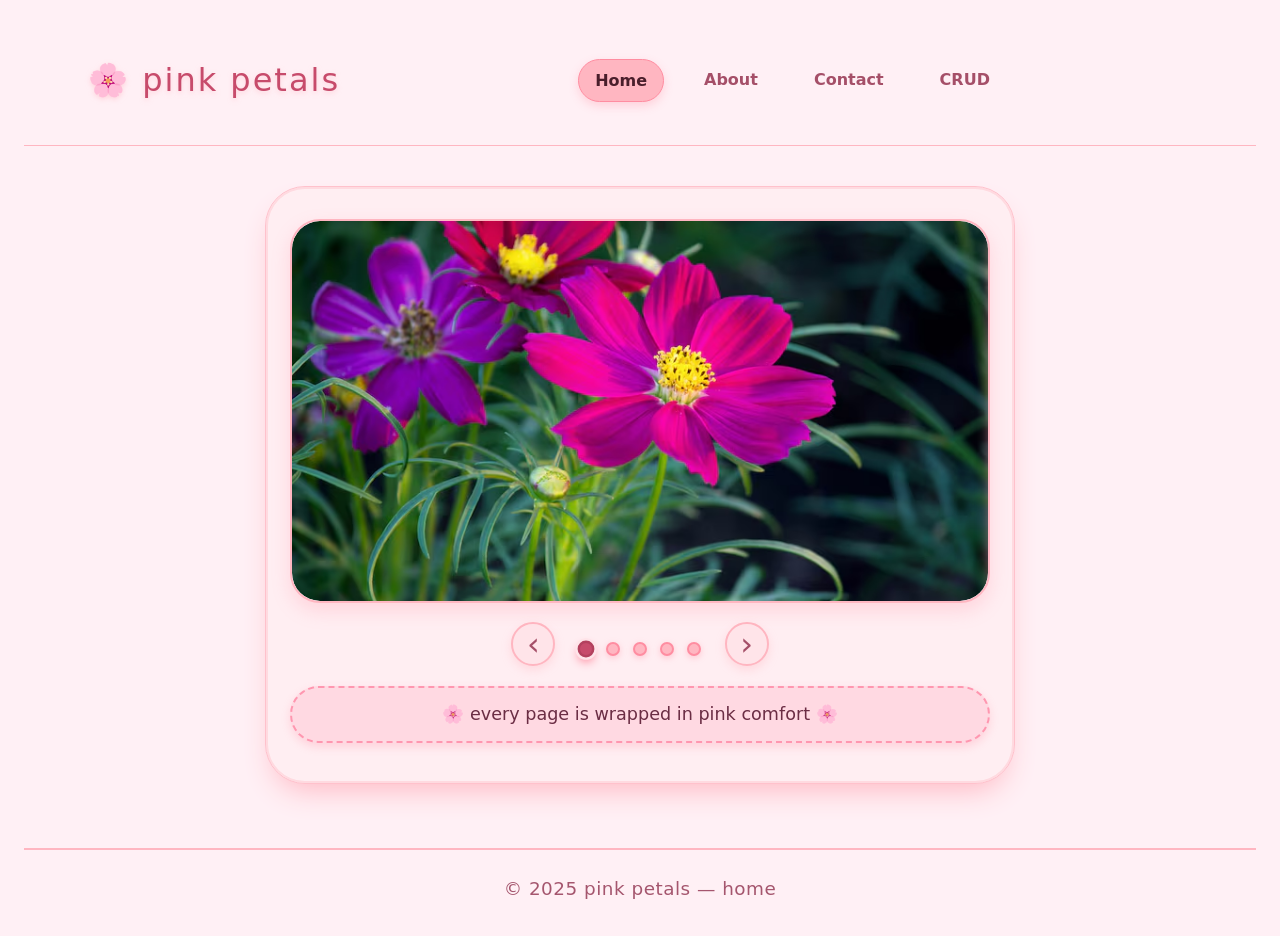
<file: index.html>
<!DOCTYPE html>
<html lang="en">
<head>
  <meta charset="UTF-8">
  <meta name="viewport" content="width=device-width, initial-scale=1.0">
  <title>Pink site · Home</title>
    <link href="https://cdn.jsdelivr.net/npm/bootstrap@5.3.3/dist/css/bootstrap.min.css" rel="stylesheet">

  <link rel="stylesheet" href="style.css">

</head>
<body>
  <header class="border-bottom mb-4" style="border-color:#ffb6c1 !important;">
    <nav class="navbar navbar-expand-md container py-3">
      <div class="container-fluid px-0">

        <!-- brand / title -->
        <a class="navbar-brand fs-2 fw-light mb-0 text-decoration-none"
           href="index.html"
           style="color:#c74b6b; letter-spacing:2px; text-shadow:0 2px 5px rgba(255,192,203,0.6);">
          🌸 pink petals
        </a>

        <!-- mobile toggle -->
        <button class="navbar-toggler border-0" type="button"
                data-bs-toggle="collapse" data-bs-target="#mainNav"
                aria-controls="mainNav" aria-expanded="false" aria-label="Toggle navigation"
                style="background:#ffe4e9; border:1px solid #ffb6c1 !important; border-radius:40px; padding:0.4rem 0.9rem;">
          <span class="navbar-toggler-icon"></span>
        </button>

        <!-- links -->
        <div class="collapse navbar-collapse justify-content-center" id="mainNav">
          <ul class="navbar-nav gap-2 gap-md-4 mt-3 mt-md-0">
            <li class="nav-item">
              <a class="nav-link rounded-pill px-3 py-2 fw-semibold active"
                 href="index.html"
                 style="background:#ffb6c1; color:#4a1e2b; border:1px solid #ff8da1; box-shadow:0 4px 10px rgba(255,140,160,0.3);"
                 aria-current="page">Home</a>
            </li>
            <li class="nav-item">
              <a class="nav-link rounded-pill px-3 py-2 fw-semibold"
                 href="about.html"
                 style="color:#a54f68;">About</a>
            </li>
            <li class="nav-item">
              <a class="nav-link rounded-pill px-3 py-2 fw-semibold"
                 href="contact.html"
                 style="color:#a54f68;">Contact</a>
            </li>
              <li class="nav-item">
    <a class="nav-link rounded-pill px-3 py-2 fw-semibold"
       href="crud.html"
       style="color:#a54f68;">CRUD</a>
  </li>
          </ul>
        </div>

      </div>
    </nav>
  </header>

  <main>
    <!-- carousel section – replaces the old hero section -->
    <section class="carousel-container">
      <div class="carousel">
        <div class="carousel-track" id="carouselTrack">
          <!-- Slides – images from /images folder -->
          <div class="carousel-slide">
            <img src="images/fl1.avif" alt="Soft pink petals" loading="lazy">
          </div>
          <div class="carousel-slide">
            <img src="images/fl2.jfif" alt="Rosy dream" loading="lazy">
          </div>
          <div class="carousel-slide">
            <img src="images/fl3.jfif" alt="Pink comfort" loading="lazy">
          </div>
          <div class="carousel-slide">
            <img src="images/fl4.jfif" alt="Blush clouds" loading="lazy">
          </div>
          <div class="carousel-slide">
            <img src="images/fl5.jfif" alt="Pink rose" loading="lazy">
          </div>
        </div>
      </div>

      <!-- dots + navigation row -->
      <div class="carousel-nav">
        <button class="carousel-btn" id="prevBtn" aria-label="Previous slide">‹</button>

        <div class="carousel-dots" id="carouselDots">
          <!-- dots will be injected by js (or hardcoded if you prefer) -->
        </div>

        <button class="carousel-btn" id="nextBtn" aria-label="Next slide">›</button>
      </div>

      <!-- cute label below (optional) -->
      <div class="pink-box" style="margin-top: 1.2rem; padding: 0.8rem 1.5rem; font-size: 1.1rem;">
        🌸 every page is wrapped in pink comfort 🌸
      </div>
    </section>
  </main>

  <footer>
    <p>© 2025 pink petals — home</p>
  </footer>

    <script src="carousel.js"></script>
    <script src="https://cdn.jsdelivr.net/npm/bootstrap@5.3.3/dist/js/bootstrap.bundle.min.js"></script>
</body>
</html>
</file>
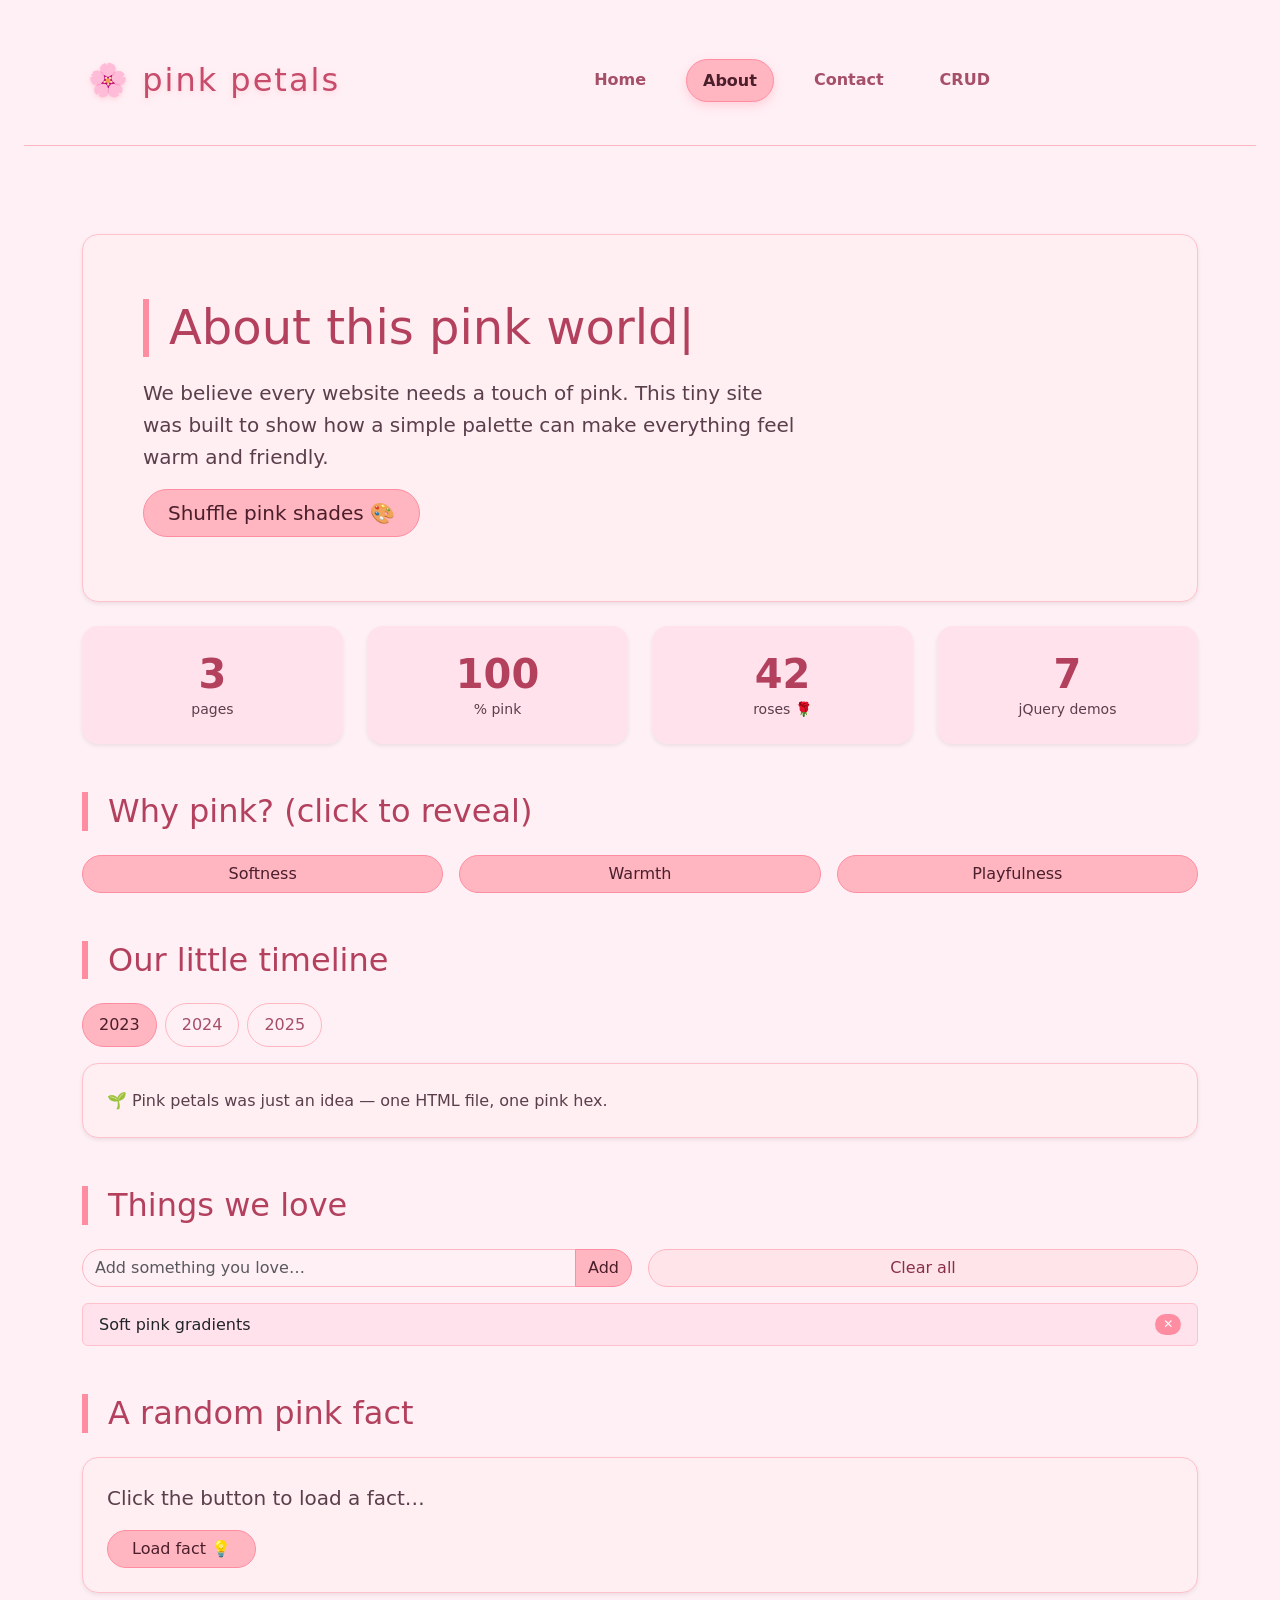
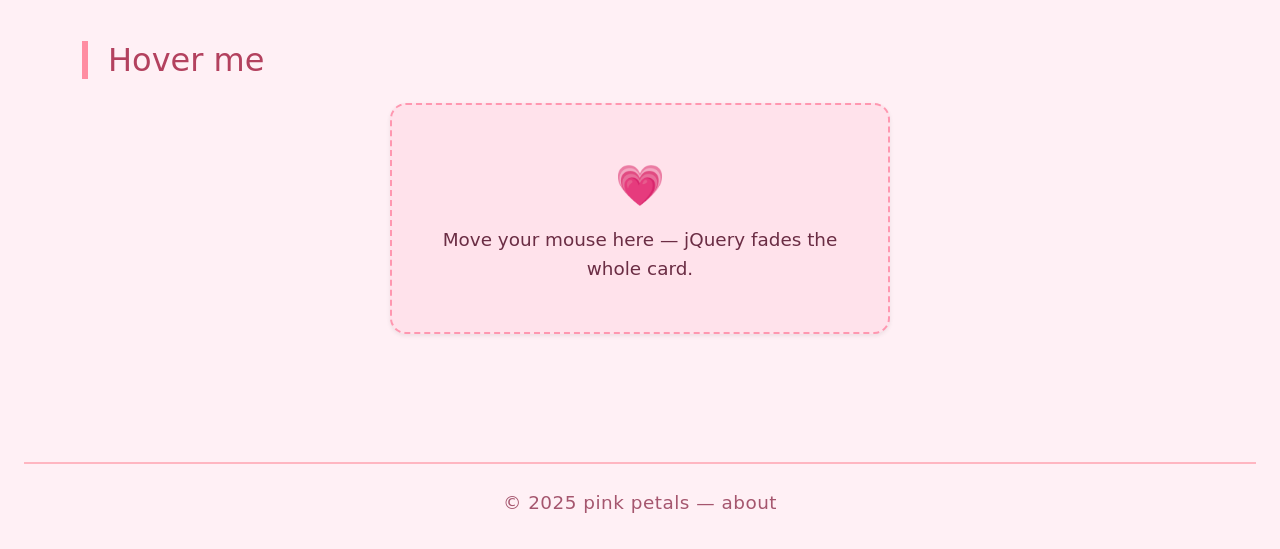
<file: about.html>
<!DOCTYPE html>
<html lang="en">
<head>
  <meta charset="UTF-8">
  <meta name="viewport" content="width=device-width, initial-scale=1.0">
  <title>Pink site · About</title>
  <link href="https://cdn.jsdelivr.net/npm/bootstrap@5.3.3/dist/css/bootstrap.min.css" rel="stylesheet">
  <link rel="stylesheet" href="style.css">
</head>
<body>
  <header class="border-bottom mb-4" style="border-color:#ffb6c1 !important;">
    <nav class="navbar navbar-expand-md container py-3">
      <div class="container-fluid px-0">

        <a class="navbar-brand fs-2 fw-light mb-0 text-decoration-none"
           href="index.html"
           style="color:#c74b6b; letter-spacing:2px; text-shadow:0 2px 5px rgba(255,192,203,0.6);">
          🌸 pink petals
        </a>

        <button class="navbar-toggler border-0" type="button"
                data-bs-toggle="collapse" data-bs-target="#mainNav"
                aria-controls="mainNav" aria-expanded="false" aria-label="Toggle navigation"
                style="background:#ffe4e9; border:1px solid #ffb6c1 !important; border-radius:40px; padding:0.4rem 0.9rem;">
          <span class="navbar-toggler-icon"></span>
        </button>

        <div class="collapse navbar-collapse justify-content-center" id="mainNav">
          <ul class="navbar-nav gap-2 gap-md-4 mt-3 mt-md-0">
            <li class="nav-item">
              <a class="nav-link rounded-pill px-3 py-2 fw-semibold"
                 href="index.html"
                 style="color:#a54f68;">Home</a>
            </li>
            <li class="nav-item">
              <a class="nav-link rounded-pill px-3 py-2 fw-semibold active"
                 href="about.html"
                 style="background:#ffb6c1; color:#4a1e2b; border:1px solid #ff8da1; box-shadow:0 4px 10px rgba(255,140,160,0.3);"
                 aria-current="page">About</a>
            </li>
            <li class="nav-item">
              <a class="nav-link rounded-pill px-3 py-2 fw-semibold"
                 href="contact.html"
                 style="color:#a54f68;">Contact</a>
            </li>
              <li class="nav-item">
    <a class="nav-link rounded-pill px-3 py-2 fw-semibold"
       href="crud.html"
       style="color:#a54f68;">CRUD</a>
  </li>
          </ul>
        </div>

      </div>
    </nav>
  </header>

  <main class="container my-5" style="display:block; flex:none; align-items:unset;">

    <!-- ============ 1. HERO (jQuery text typing effect) ============ -->
    <section class="p-5 mb-4 rounded-4 shadow-sm"
             style="background:#ffeef2; border:1px solid #ffc1cc;">
      <div class="container-fluid py-3">
        <h2 class="display-5 fw-light" style="color:#b3415e;">
          About this <span id="typingTarget"></span><span class="typing-cursor">|</span>
        </h2>
        <p class="col-md-8 fs-5">
          We believe every website needs a touch of pink. This tiny site was built to show
          how a simple palette can make everything feel warm and friendly.
        </p>
        <button id="shuffleColors" class="btn btn-lg rounded-pill px-4"
                style="background:#ffb6c1; color:#4a1e2b; border:1px solid #ff8da1;">
          Shuffle pink shades 🎨
        </button>
      </div>
    </section>

    <!-- ============ 2. STATS (jQuery animate + counter) ============ -->
    <section class="row g-4 mb-5 text-center">
      <div class="col-6 col-md-3">
        <div class="p-4 rounded-4 shadow-sm h-100" style="background:#ffe2eb;">
          <div class="display-6 fw-bold counter" data-target="3" style="color:#b3415e;">0</div>
          <div class="small">pages</div>
        </div>
      </div>
      <div class="col-6 col-md-3">
        <div class="p-4 rounded-4 shadow-sm h-100" style="background:#ffe2eb;">
          <div class="display-6 fw-bold counter" data-target="100" style="color:#b3415e;">0</div>
          <div class="small">% pink</div>
        </div>
      </div>
      <div class="col-6 col-md-3">
        <div class="p-4 rounded-4 shadow-sm h-100" style="background:#ffe2eb;">
          <div class="display-6 fw-bold counter" data-target="42" style="color:#b3415e;">0</div>
          <div class="small">roses 🌹</div>
        </div>
      </div>
      <div class="col-6 col-md-3">
        <div class="p-4 rounded-4 shadow-sm h-100" style="background:#ffe2eb;">
          <div class="display-6 fw-bold counter" data-target="7" style="color:#b3415e;">0</div>
          <div class="small">jQuery demos</div>
        </div>
      </div>
    </section>

    <!-- ============ 3. TOGGLE PANELS (jQuery slideToggle) ============ -->
    <section class="mb-5">
      <h2 class="mb-4" style="color:#b3415e; border-left:6px solid #ff8da1; padding-left:1.25rem;">
        Why pink? (click to reveal)
      </h2>
      <div class="row g-3">
        <div class="col-md-4">
          <button class="btn w-100 rounded-pill toggle-btn"
                  data-target="#panel1"
                  style="background:#ffb6c1; color:#4a1e2b; border:1px solid #ff8da1;">
            Softness
          </button>
          <div id="panel1" class="toggle-panel mt-2 p-3 rounded-4"
               style="display:none; background:#ffe4e9; color:#6b2d44;">
            Pink lowers visual tension — everything feels gentle.
          </div>
        </div>
        <div class="col-md-4">
          <button class="btn w-100 rounded-pill toggle-btn"
                  data-target="#panel2"
                  style="background:#ffb6c1; color:#4a1e2b; border:1px solid #ff8da1;">
            Warmth
          </button>
          <div id="panel2" class="toggle-panel mt-2 p-3 rounded-4"
               style="display:none; background:#ffe4e9; color:#6b2d44;">
            Pink combines red's energy with white's calm — a cozy middle.
          </div>
        </div>
        <div class="col-md-4">
          <button class="btn w-100 rounded-pill toggle-btn"
                  data-target="#panel3"
                  style="background:#ffb6c1; color:#4a1e2b; border:1px solid #ff8da1;">
            Playfulness
          </button>
          <div id="panel3" class="toggle-panel mt-2 p-3 rounded-4"
               style="display:none; background:#ffe4e9; color:#6b2d44;">
            Pink invites interaction — you want to click, hover, explore.
          </div>
        </div>
      </div>
    </section>

    <!-- ============ 4. TABS (jQuery show/hide) ============ -->
    <section class="mb-5">
      <h2 class="mb-4" style="color:#b3415e; border-left:6px solid #ff8da1; padding-left:1.25rem;">
        Our little timeline
      </h2>
      <ul class="nav nav-pills gap-2 mb-3" id="timelineTabs">
        <li class="nav-item">
          <button class="nav-link rounded-pill tab-btn active"
                  data-tab="#tab-2023"
                  style="background:#ffb6c1; color:#4a1e2b; border:1px solid #ff8da1;">
            2023
          </button>
        </li>
        <li class="nav-item">
          <button class="nav-link rounded-pill tab-btn"
                  data-tab="#tab-2024"
                  style="color:#a54f68; border:1px solid #ffb6c1;">
            2024
          </button>
        </li>
        <li class="nav-item">
          <button class="nav-link rounded-pill tab-btn"
                  data-tab="#tab-2025"
                  style="color:#a54f68; border:1px solid #ffb6c1;">
            2025
          </button>
        </li>
      </ul>
      <div id="tab-2023" class="tab-pane-custom p-4 rounded-4 shadow-sm"
           style="background:#ffeef2; border:1px solid #ffc1cc;">
        🌱 Pink petals was just an idea — one HTML file, one pink hex.
      </div>
      <div id="tab-2024" class="tab-pane-custom p-4 rounded-4 shadow-sm"
           style="display:none; background:#ffeef2; border:1px solid #ffc1cc;">
        🌿 Bootstrap joined the party. Responsive pink everywhere.
      </div>
      <div id="tab-2025" class="tab-pane-custom p-4 rounded-4 shadow-sm"
           style="display:none; background:#ffeef2; border:1px solid #ffc1cc;">
        🌸 jQuery now drives the soft interactions you're using right now.
      </div>
    </section>

    <!-- ============ 5. LIST BUILDER (jQuery DOM manipulation) ============ -->
    <section class="mb-5">
      <h2 class="mb-4" style="color:#b3415e; border-left:6px solid #ff8da1; padding-left:1.25rem;">
        Things we love
      </h2>
      <div class="row g-3">
        <div class="col-md-6">
          <div class="input-group">
            <input type="text" id="loveInput" class="form-control rounded-start-pill"
                   placeholder="Add something you love…"
                   style="background:#fff0f5; border-color:#ffb6c1;">
            <button id="addLove" class="btn rounded-end-pill"
                    style="background:#ffb6c1; color:#4a1e2b; border:1px solid #ff8da1;">
              Add
            </button>
          </div>
        </div>
        <div class="col-md-6">
          <button id="clearLove" class="btn rounded-pill w-100"
                  style="background:#ffe4e9; color:#8a2e4a; border:1px solid #ffb6c1;">
            Clear all
          </button>
        </div>
      </div>
      <ul id="loveList" class="list-group mt-3">
        <li class="list-group-item d-flex justify-content-between align-items-center"
            style="background:#ffe2eb; border-color:#ffc1cc;">
          Soft pink gradients
          <span class="remove-love badge rounded-pill"
                style="background:#ff8da1; cursor:pointer;">✕</span>
        </li>
      </ul>
    </section>

    <!-- ============ 6. FETCH MOCK DATA (jQuery $.ajax simulation) ============ -->
    <section class="mb-5">
      <h2 class="mb-4" style="color:#b3415e; border-left:6px solid #ff8da1; padding-left:1.25rem;">
        A random pink fact
      </h2>
      <div class="p-4 rounded-4 shadow-sm" style="background:#ffeef2; border:1px solid #ffc1cc;">
        <p id="factBox" class="fs-5 mb-3">Click the button to load a fact…</p>
        <button id="loadFact" class="btn rounded-pill px-4"
                style="background:#ffb6c1; color:#4a1e2b; border:1px solid #ff8da1;">
          Load fact 💡
        </button>
      </div>
    </section>

    <!-- ============ 7. HOVER CARD (jQuery effects) ============ -->
    <section class="mb-3">
      <h2 class="mb-4" style="color:#b3415e; border-left:6px solid #ff8da1; padding-left:1.25rem;">
        Hover me
      </h2>
      <div id="hoverCard" class="p-5 rounded-4 shadow-sm text-center mx-auto"
           style="max-width:500px; background:#ffe2eb; border:2px dashed #ff97b0; transition:0.3s;">
        <div class="fs-1 mb-2">💗</div>
        <p class="mb-0" style="color:#6b2d44;">Move your mouse here — jQuery fades the whole card.</p>
      </div>
    </section>

  </main>

  <footer>
    <p>© 2025 pink petals — about</p>
  </footer>

  <!-- jQuery (must load BEFORE your custom jQuery code) -->
  <script src="https://code.jquery.com/jquery-3.7.1.min.js"></script>

  <!-- Bootstrap JS bundle (needed for navbar toggle) -->
  <script src="https://cdn.jsdelivr.net/npm/bootstrap@5.3.3/dist/js/bootstrap.bundle.min.js"></script>

  <!-- your jQuery code -->
  <script src="jquery.js"> </script>
</body>
</html>
</file>
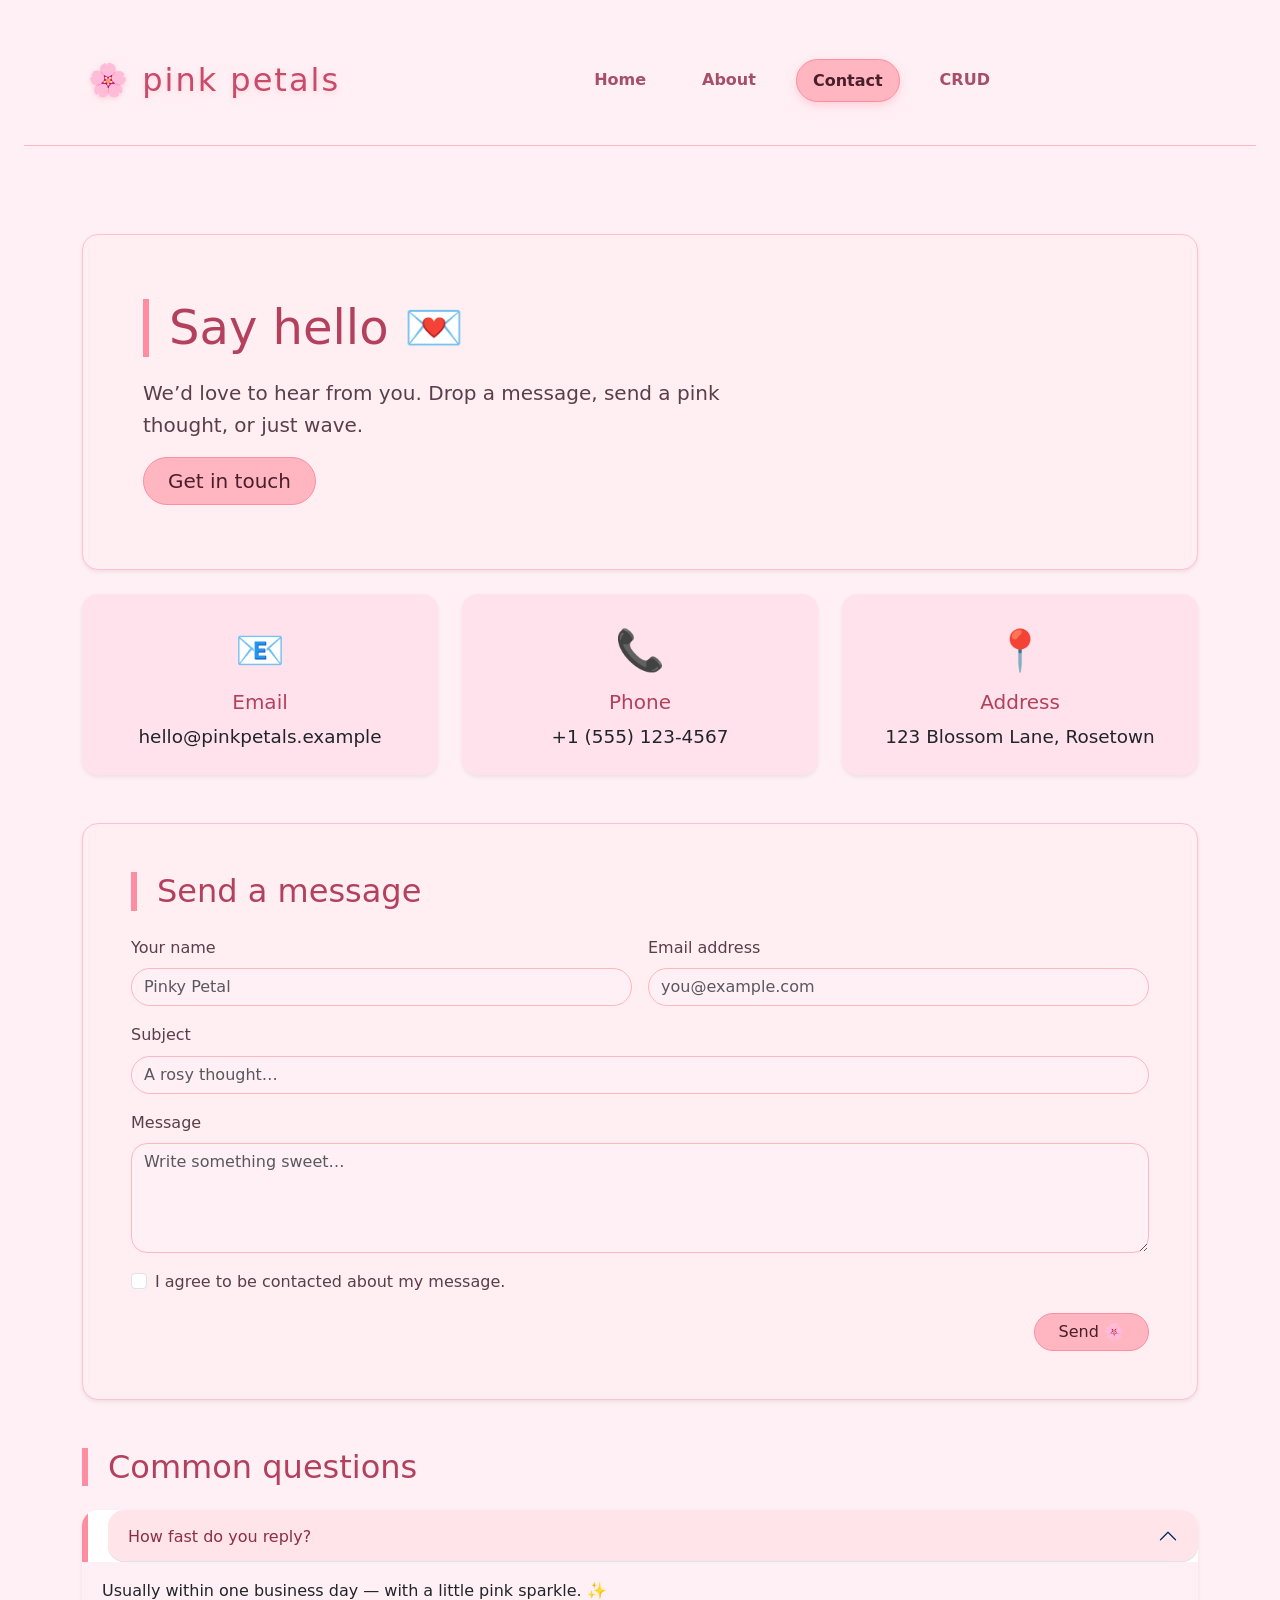
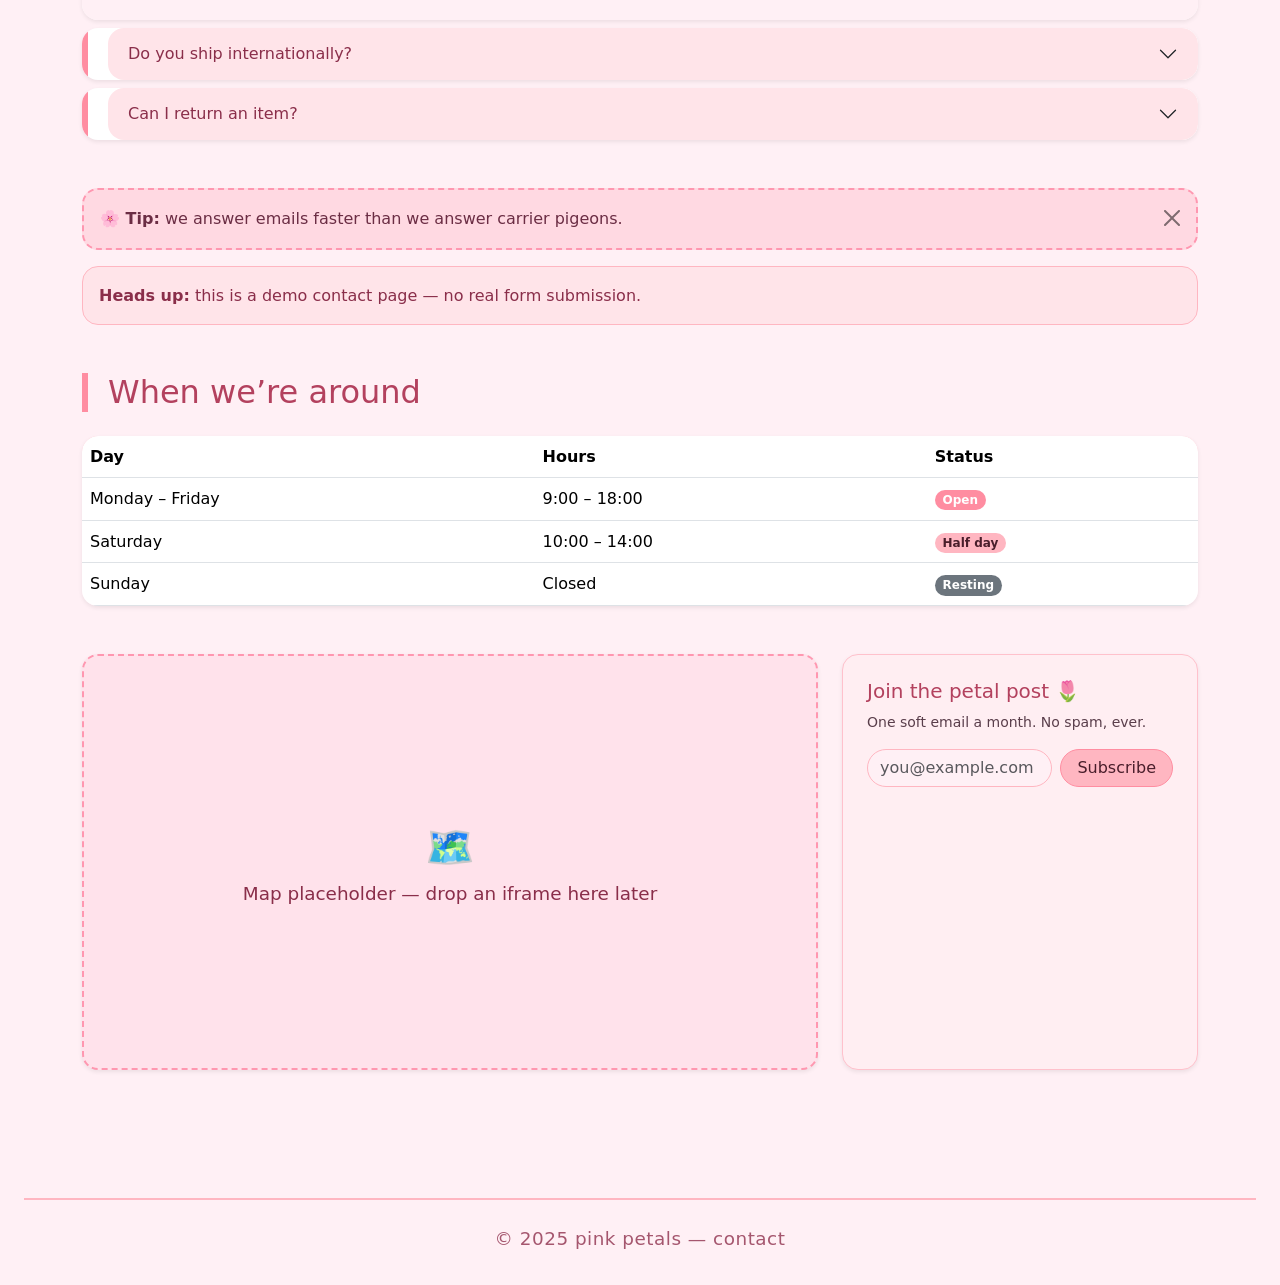
<file: contact.html>
<!DOCTYPE html>
<html lang="en">
<head>
  <meta charset="UTF-8">
  <meta name="viewport" content="width=device-width, initial-scale=1.0">
  <title>Pink site · Contact</title>

  <!-- Bootstrap 5 CSS (CDN) -->
  <link href="https://cdn.jsdelivr.net/npm/bootstrap@5.3.3/dist/css/bootstrap.min.css" rel="stylesheet">

  <!-- your custom pink theme -->
  <link rel="stylesheet" href="style.css">
</head>
<body>

  <!-- ============ HEADER (Bootstrap navbar) ============ -->
  <header class="border-bottom mb-4" style="border-color:#ffb6c1 !important;">
    <nav class="navbar navbar-expand-md container py-3">
      <div class="container-fluid px-0">

        <!-- brand / title -->
        <a class="navbar-brand fs-2 fw-light mb-0 text-decoration-none"
           href="index.html"
           style="color:#c74b6b; letter-spacing:2px; text-shadow:0 2px 5px rgba(255,192,203,0.6);">
          🌸 pink petals
        </a>

        <!-- mobile toggle -->
        <button class="navbar-toggler border-0" type="button"
                data-bs-toggle="collapse" data-bs-target="#mainNav"
                aria-controls="mainNav" aria-expanded="false" aria-label="Toggle navigation"
                style="background:#ffe4e9; border:1px solid #ffb6c1 !important; border-radius:40px; padding:0.4rem 0.9rem;">
          <span class="navbar-toggler-icon"></span>
        </button>

        <!-- links -->
        <div class="collapse navbar-collapse justify-content-center" id="mainNav">
          <ul class="navbar-nav gap-2 gap-md-4 mt-3 mt-md-0">
            <li class="nav-item">
              <a class="nav-link rounded-pill px-3 py-2 fw-semibold"
                 href="index.html"
                 style="color:#a54f68;">Home</a>
            </li>
            <li class="nav-item">
              <a class="nav-link rounded-pill px-3 py-2 fw-semibold"
                 href="about.html"
                 style="color:#a54f68;">About</a>
            </li>
            <li class="nav-item">
              <a class="nav-link rounded-pill px-3 py-2 fw-semibold active"
                 href="contact.html"
                 style="background:#ffb6c1; color:#4a1e2b; border:1px solid #ff8da1; box-shadow:0 4px 10px rgba(255,140,160,0.3);"
                 aria-current="page">Contact</a>
            </li>
              <li class="nav-item">
    <a class="nav-link rounded-pill px-3 py-2 fw-semibold"
       href="crud.html"
       style="color:#a54f68;">CRUD</a>
  </li>
          </ul>
        </div>

      </div>
    </nav>
  </header>

  <main class="container my-5" style="display:block; flex:none; align-items:unset;">

    <!-- ============ 1. HERO / JUMBOTRON ============ -->
    <section class="p-5 mb-4 rounded-4 shadow-sm"
             style="background:#ffeef2; border:1px solid #ffc1cc;">
      <div class="container-fluid py-3">
        <h2 class="display-5 fw-light" style="color:#b3415e;">Say hello 💌</h2>
        <p class="col-md-8 fs-5">
          We’d love to hear from you. Drop a message, send a pink thought, or just wave.
        </p>
        <a href="#contact-form" class="btn btn-lg rounded-pill px-4"
           style="background:#ffb6c1; color:#4a1e2b; border:1px solid #ff8da1;">
          Get in touch
        </a>
      </div>
    </section>

    <!-- ============ 2. INFO CARDS (GRID) ============ -->
    <section class="row g-4 mb-5">
      <div class="col-12 col-md-4">
        <div class="card h-100 border-0 rounded-4 shadow-sm"
             style="background:#ffe2eb;">
          <div class="card-body text-center p-4">
            <div class="fs-1 mb-2">📧</div>
            <h5 class="card-title" style="color:#b3415e;">Email</h5>
            <p class="card-text mb-0">hello@pinkpetals.example</p>
          </div>
        </div>
      </div>
      <div class="col-12 col-md-4">
        <div class="card h-100 border-0 rounded-4 shadow-sm"
             style="background:#ffe2eb;">
          <div class="card-body text-center p-4">
            <div class="fs-1 mb-2">📞</div>
            <h5 class="card-title" style="color:#b3415e;">Phone</h5>
            <p class="card-text mb-0">+1 (555) 123‑4567</p>
          </div>
        </div>
      </div>
      <div class="col-12 col-md-4">
        <div class="card h-100 border-0 rounded-4 shadow-sm"
             style="background:#ffe2eb;">
          <div class="card-body text-center p-4">
            <div class="fs-1 mb-2">📍</div>
            <h5 class="card-title" style="color:#b3415e;">Address</h5>
            <p class="card-text mb-0">123 Blossom Lane, Rosetown</p>
          </div>
        </div>
      </div>
    </section>

    <!-- ============ 3. CONTACT FORM ============ -->
    <section id="contact-form" class="p-4 p-md-5 rounded-4 shadow-sm mb-5"
             style="background:#ffeef2; border:1px solid #ffc1cc;">
      <h2 class="mb-4" style="color:#b3415e; border-left:6px solid #ff8da1; padding-left:1.25rem;">
        Send a message
      </h2>
      <form>
        <div class="row g-3">
          <div class="col-md-6">
            <label for="name" class="form-label">Your name</label>
            <input type="text" class="form-control rounded-pill" id="name"
                   placeholder="Pinky Petal" style="background:#fff0f5; border-color:#ffb6c1;">
          </div>
          <div class="col-md-6">
            <label for="email" class="form-label">Email address</label>
            <input type="email" class="form-control rounded-pill" id="email"
                   placeholder="you@example.com" style="background:#fff0f5; border-color:#ffb6c1;">
          </div>
          <div class="col-12">
            <label for="subject" class="form-label">Subject</label>
            <input type="text" class="form-control rounded-pill" id="subject"
                   placeholder="A rosy thought…" style="background:#fff0f5; border-color:#ffb6c1;">
          </div>
          <div class="col-12">
            <label for="message" class="form-label">Message</label>
            <textarea class="form-control rounded-4" id="message" rows="4"
                      placeholder="Write something sweet…"
                      style="background:#fff0f5; border-color:#ffb6c1;"></textarea>
          </div>
          <div class="col-12">
            <div class="form-check">
              <input class="form-check-input" type="checkbox" id="consent">
              <label class="form-check-label" for="consent">
                I agree to be contacted about my message.
              </label>
            </div>
          </div>
          <div class="col-12 text-end">
            <button type="submit" class="btn rounded-pill px-4"
                    style="background:#ffb6c1; color:#4a1e2b; border:1px solid #ff8da1;">
              Send 🌸
            </button>
          </div>
        </div>
      </form>
    </section>

    <!-- ============ 4. ACCORDION (FAQ) ============ -->
    <section class="mb-5">
      <h2 class="mb-4" style="color:#b3415e; border-left:6px solid #ff8da1; padding-left:1.25rem;">
        Common questions
      </h2>
      <div class="accordion" id="faqAccordion">

        <div class="accordion-item border-0 mb-2 rounded-4 overflow-hidden shadow-sm">
          <h2 class="accordion-header">
            <button class="accordion-button rounded-4" type="button"
                    data-bs-toggle="collapse" data-bs-target="#faq1"
                    style="background:#ffe4e9; color:#8a2e4a;">
              How fast do you reply?
            </button>
          </h2>
          <div id="faq1" class="accordion-collapse collapse show"
               data-bs-parent="#faqAccordion">
            <div class="accordion-body" style="background:#fff0f5;">
              Usually within one business day — with a little pink sparkle. ✨
            </div>
          </div>
        </div>

        <div class="accordion-item border-0 mb-2 rounded-4 overflow-hidden shadow-sm">
          <h2 class="accordion-header">
            <button class="accordion-button collapsed rounded-4" type="button"
                    data-bs-toggle="collapse" data-bs-target="#faq2"
                    style="background:#ffe4e9; color:#8a2e4a;">
              Do you ship internationally?
            </button>
          </h2>
          <div id="faq2" class="accordion-collapse collapse"
               data-bs-parent="#faqAccordion">
            <div class="accordion-body" style="background:#fff0f5;">
              Yes — petals travel worldwide. 🌍
            </div>
          </div>
        </div>

        <div class="accordion-item border-0 mb-2 rounded-4 overflow-hidden shadow-sm">
          <h2 class="accordion-header">
            <button class="accordion-button collapsed rounded-4" type="button"
                    data-bs-toggle="collapse" data-bs-target="#faq3"
                    style="background:#ffe4e9; color:#8a2e4a;">
              Can I return an item?
            </button>
          </h2>
          <div id="faq3" class="accordion-collapse collapse"
               data-bs-parent="#faqAccordion">
            <div class="accordion-body" style="background:#fff0f5;">
              Of course — 30 days, no questions asked, just smiles. 🌷
            </div>
          </div>
        </div>

      </div>
    </section>

    <!-- ============ 5. ALERTS ============ -->
    <section class="mb-5">
      <div class="alert alert-dismissible fade show rounded-4" role="alert"
           style="background:#ffd9e2; color:#6b2d44; border:2px dashed #ff97b0;">
        <strong>🌸 Tip:</strong> we answer emails faster than we answer carrier pigeons.
        <button type="button" class="btn-close" data-bs-dismiss="alert" aria-label="Close"></button>
      </div>
      <div class="alert rounded-4" role="alert"
           style="background:#ffe4e9; color:#8a2e4a; border:1px solid #ffb6c1;">
        <strong>Heads up:</strong> this is a demo contact page — no real form submission.
      </div>
    </section>

    <!-- ============ 6. TABLE (OPENING HOURS) ============ -->
    <section class="mb-5">
      <h2 class="mb-4" style="color:#b3415e; border-left:6px solid #ff8da1; padding-left:1.25rem;">
        When we’re around
      </h2>
      <div class="table-responsive rounded-4 shadow-sm overflow-hidden">
        <table class="table align-middle mb-0" style="background:#fff0f5;">
          <thead style="background:#ffb6c1; color:#4a1e2b;">
            <tr>
              <th scope="col">Day</th>
              <th scope="col">Hours</th>
              <th scope="col">Status</th>
            </tr>
          </thead>
          <tbody>
            <tr>
              <td>Monday – Friday</td>
              <td>9:00 – 18:00</td>
              <td><span class="badge rounded-pill" style="background:#ff8da1;">Open</span></td>
            </tr>
            <tr>
              <td>Saturday</td>
              <td>10:00 – 14:00</td>
              <td><span class="badge rounded-pill" style="background:#ffb6c1; color:#4a1e2b;">Half day</span></td>
            </tr>
            <tr>
              <td>Sunday</td>
              <td>Closed</td>
              <td><span class="badge rounded-pill bg-secondary">Resting</span></td>
            </tr>
          </tbody>
        </table>
      </div>
    </section>

    <!-- ============ 7. MAP PLACEHOLDER + NEWSLETTER ============ -->
    <section class="row g-4 mb-3">
      <div class="col-12 col-lg-8">
        <div class="ratio ratio-16x9 rounded-4 overflow-hidden shadow-sm"
             style="background:#ffe2eb; border:2px dashed #ff97b0;">
          <div class="d-flex align-items-center justify-content-center">
            <div class="text-center" style="color:#8a2e4a;">
              <div class="fs-1">🗺️</div>
              <p class="mb-0">Map placeholder — drop an iframe here later</p>
            </div>
          </div>
        </div>
      </div>
      <div class="col-12 col-lg-4">
        <div class="h-100 p-4 rounded-4 shadow-sm"
             style="background:#ffeef2; border:1px solid #ffc1cc;">
          <h5 style="color:#b3415e;">Join the petal post 🌷</h5>
          <p class="small mb-3">One soft email a month. No spam, ever.</p>
          <form class="d-flex gap-2 flex-column flex-sm-row">
            <input type="email" class="form-control rounded-pill"
                   placeholder="you@example.com"
                   style="background:#fff0f5; border-color:#ffb6c1;">
            <button class="btn rounded-pill px-3 flex-shrink-0"
                    style="background:#ffb6c1; color:#4a1e2b; border:1px solid #ff8da1;">
              Subscribe
            </button>
          </form>
        </div>
      </div>
    </section>

  </main>

  <footer>
    <p>© 2025 pink petals — contact</p>
  </footer>

  <!-- Bootstrap JS bundle (needed for navbar toggle, accordion, dismissible alert) -->
  <script src="https://cdn.jsdelivr.net/npm/bootstrap@5.3.3/dist/js/bootstrap.bundle.min.js"></script>
</body>
</html>
</file>
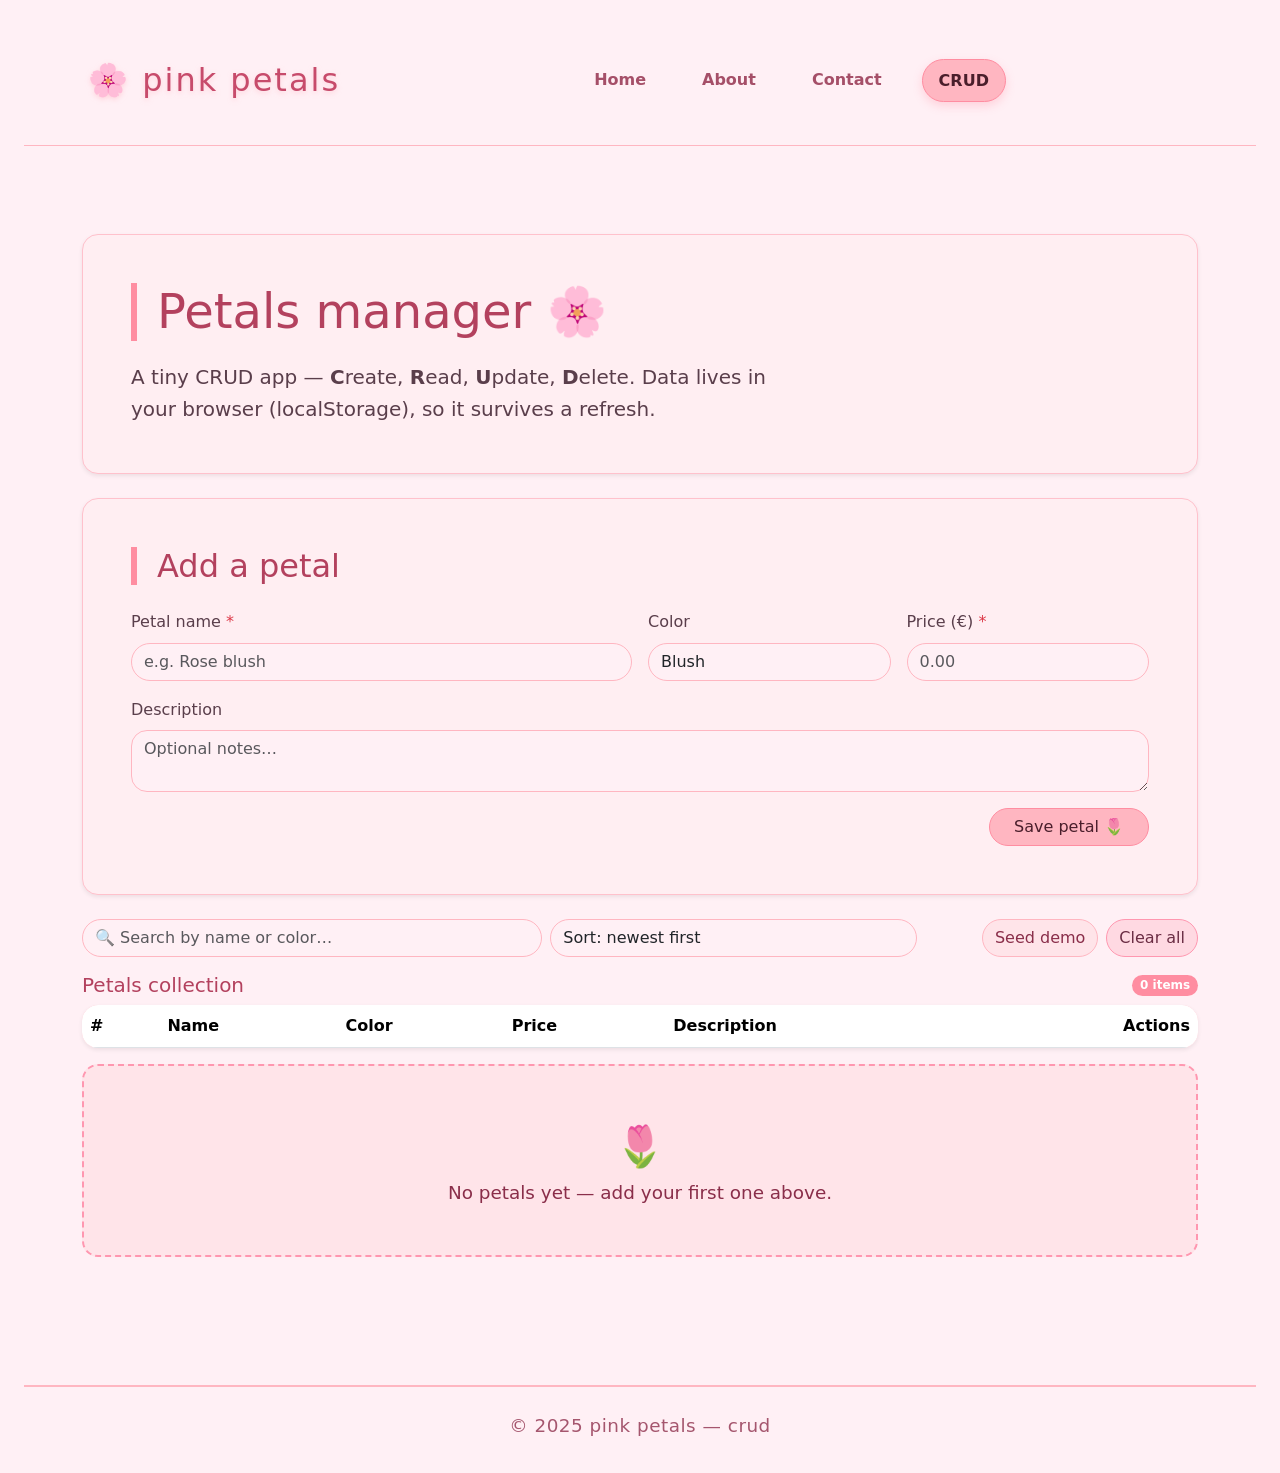
<file: crud.html>
<!DOCTYPE html>
<html lang="en">
<head>
  <meta charset="UTF-8">
  <meta name="viewport" content="width=device-width, initial-scale=1.0">
  <title>Pink site · CRUD</title>
  <link href="https://cdn.jsdelivr.net/npm/bootstrap@5.3.3/dist/css/bootstrap.min.css" rel="stylesheet">
  <link rel="stylesheet" href="style.css">
</head>
<body>
  <header class="border-bottom mb-4" style="border-color:#ffb6c1 !important;">
    <nav class="navbar navbar-expand-md container py-3">
      <div class="container-fluid px-0">

        <a class="navbar-brand fs-2 fw-light mb-0 text-decoration-none"
           href="index.html"
           style="color:#c74b6b; letter-spacing:2px; text-shadow:0 2px 5px rgba(255,192,203,0.6);">
          🌸 pink petals
        </a>

        <button class="navbar-toggler border-0" type="button"
                data-bs-toggle="collapse" data-bs-target="#mainNav"
                aria-controls="mainNav" aria-expanded="false" aria-label="Toggle navigation"
                style="background:#ffe4e9; border:1px solid #ffb6c1 !important; border-radius:40px; padding:0.4rem 0.9rem;">
          <span class="navbar-toggler-icon"></span>
        </button>

        <div class="collapse navbar-collapse justify-content-center" id="mainNav">
          <ul class="navbar-nav gap-2 gap-md-4 mt-3 mt-md-0">
            <li class="nav-item">
              <a class="nav-link rounded-pill px-3 py-2 fw-semibold"
                 href="index.html" style="color:#a54f68;">Home</a>
            </li>
            <li class="nav-item">
              <a class="nav-link rounded-pill px-3 py-2 fw-semibold"
                 href="about.html" style="color:#a54f68;">About</a>
            </li>
            <li class="nav-item">
              <a class="nav-link rounded-pill px-3 py-2 fw-semibold"
                 href="contact.html" style="color:#a54f68;">Contact</a>
            </li>
            <li class="nav-item">
              <a class="nav-link rounded-pill px-3 py-2 fw-semibold active"
                 href="crud.html"
                 style="background:#ffb6c1; color:#4a1e2b; border:1px solid #ff8da1; box-shadow:0 4px 10px rgba(255,140,160,0.3);"
                 aria-current="page">CRUD</a>
            </li>
          </ul>
        </div>

      </div>
    </nav>
  </header>

  <main class="container my-5" style="display:block; flex:none; align-items:unset;">

    <!-- ============ HERO ============ -->
    <section class="p-5 mb-4 rounded-4 shadow-sm"
             style="background:#ffeef2; border:1px solid #ffc1cc;">
      <h2 class="display-5 fw-light" style="color:#b3415e;">Petals manager 🌸</h2>
      <p class="col-md-8 fs-5 mb-0">
        A tiny CRUD app — <strong>C</strong>reate, <strong>R</strong>ead,
        <strong>U</strong>pdate, <strong>D</strong>elete. Data lives in your browser
        (localStorage), so it survives a refresh.
      </p>
    </section>

    <!-- ============ FORM (Create / Update) ============ -->
    <section class="p-4 p-md-5 rounded-4 shadow-sm mb-4"
             style="background:#ffeef2; border:1px solid #ffc1cc;">
      <h2 class="mb-4" style="color:#b3415e; border-left:6px solid #ff8da1; padding-left:1.25rem;">
        <span id="formTitle">Add a petal</span>
      </h2>
      <form id="petalForm" novalidate>
        <input type="hidden" id="petalId">

        <div class="row g-3">
          <div class="col-md-6">
            <label for="petalName" class="form-label">Petal name <span class="text-danger">*</span></label>
            <input type="text" class="form-control rounded-pill" id="petalName"
                   placeholder="e.g. Rose blush"
                   style="background:#fff0f5; border-color:#ffb6c1;">
            <div class="invalid-feedback">Please give your petal a name.</div>
          </div>

          <div class="col-md-3">
            <label for="petalColor" class="form-label">Color</label>
            <select class="form-select rounded-pill" id="petalColor"
                    style="background:#fff0f5; border-color:#ffb6c1;">
              <option value="Blush">Blush</option>
              <option value="Rose">Rose</option>
              <option value="Fuchsia">Fuchsia</option>
              <option value="Coral">Coral</option>
              <option value="Magenta">Magenta</option>
            </select>
          </div>

          <div class="col-md-3">
            <label for="petalPrice" class="form-label">Price (€) <span class="text-danger">*</span></label>
            <input type="number" class="form-control rounded-pill" id="petalPrice"
                   placeholder="0.00" min="0" step="0.01"
                   style="background:#fff0f5; border-color:#ffb6c1;">
            <div class="invalid-feedback">Enter a valid price (≥ 0).</div>
          </div>

          <div class="col-12">
            <label for="petalDesc" class="form-label">Description</label>
            <textarea class="form-control rounded-4" id="petalDesc" rows="2"
                      placeholder="Optional notes…"
                      style="background:#fff0f5; border-color:#ffb6c1;"></textarea>
          </div>

          <div class="col-12 d-flex gap-2 justify-content-end">
            <button type="button" id="cancelEdit"
                    class="btn rounded-pill px-4 d-none"
                    style="background:#ffe4e9; color:#8a2e4a; border:1px solid #ffb6c1;">
              Cancel
            </button>
            <button type="submit" id="submitBtn"
                    class="btn rounded-pill px-4"
                    style="background:#ffb6c1; color:#4a1e2b; border:1px solid #ff8da1;">
              Save petal 🌷
            </button>
          </div>
        </div>
      </form>
    </section>

    <!-- ============ TOOLBAR ============ -->
    <section class="row g-2 mb-3 align-items-center">
      <div class="col-md-5">
        <input type="search" id="searchInput" class="form-control rounded-pill"
               placeholder="🔍 Search by name or color…"
               style="background:#fff0f5; border-color:#ffb6c1;">
      </div>
      <div class="col-md-4">
        <select id="sortSelect" class="form-select rounded-pill"
                style="background:#fff0f5; border-color:#ffb6c1;">
          <option value="newest">Sort: newest first</option>
          <option value="oldest">Sort: oldest first</option>
          <option value="name-asc">Sort: name A→Z</option>
          <option value="name-desc">Sort: name Z→A</option>
          <option value="price-asc">Sort: price low→high</option>
          <option value="price-desc">Sort: price high→low</option>
        </select>
      </div>
      <div class="col-md-3 d-flex justify-content-md-end gap-2">
        <button id="seedBtn" class="btn rounded-pill flex-fill flex-md-grow-0"
                style="background:#ffe4e9; color:#8a2e4a; border:1px solid #ffb6c1;">
          Seed demo
        </button>
        <button id="clearAllBtn" class="btn rounded-pill flex-fill flex-md-grow-0"
                style="background:#ffd9e2; color:#6b2d44; border:1px solid #ff97b0;">
          Clear all
        </button>
      </div>
    </section>

    <!-- ============ TABLE (Read) ============ -->
    <section class="mb-3">
      <div class="d-flex justify-content-between align-items-center mb-2">
        <h3 class="h5 mb-0" style="color:#b3415e;">Petals collection</h3>
        <span class="badge rounded-pill" id="countBadge"
              style="background:#ff8da1;">0 items</span>
      </div>

      <div class="table-responsive rounded-4 shadow-sm overflow-hidden">
        <table class="table align-middle mb-0" style="background:#fff0f5;">
          <thead style="background:#ffb6c1; color:#4a1e2b;">
            <tr>
              <th scope="col">#</th>
              <th scope="col">Name</th>
              <th scope="col">Color</th>
              <th scope="col">Price</th>
              <th scope="col">Description</th>
              <th scope="col" class="text-end">Actions</th>
            </tr>
          </thead>
          <tbody id="petalTableBody">
            <!-- rows injected by jQuery -->
          </tbody>
        </table>
      </div>

      <div id="emptyState" class="text-center p-5 rounded-4 mt-3"
           style="background:#ffe4e9; color:#8a2e4a; border:2px dashed #ff97b0; display:none;">
        <div class="fs-1">🌷</div>
        <p class="mb-0">No petals yet — add your first one above.</p>
      </div>
    </section>

    <!-- ============ TOAST (feedback) ============ -->
    <div class="toast-container position-fixed bottom-0 end-0 p-3" style="z-index:1080;">
      <div id="appToast" class="toast align-items-center border-0 rounded-4"
           role="alert" aria-live="assertive" aria-atomic="true"
           style="background:#ffb6c1; color:#4a1e2b;">
        <div class="d-flex">
          <div class="toast-body" id="toastMsg">Saved!</div>
          <button type="button" class="btn-close me-2 m-auto"
                  data-bs-dismiss="toast" aria-label="Close"></button>
        </div>
      </div>
    </div>

  </main>

  <footer>
    <p>© 2025 pink petals — crud</p>
  </footer>

  <!-- jQuery -->
  <script src="https://code.jquery.com/jquery-3.7.1.min.js"></script>
  <!-- Bootstrap bundle (navbar + toast) -->
  <script src="https://cdn.jsdelivr.net/npm/bootstrap@5.3.3/dist/js/bootstrap.bundle.min.js"></script>

  <!-- CRUD app -->
  <script src="crud.js"></script>
</body>
</html>
</file>
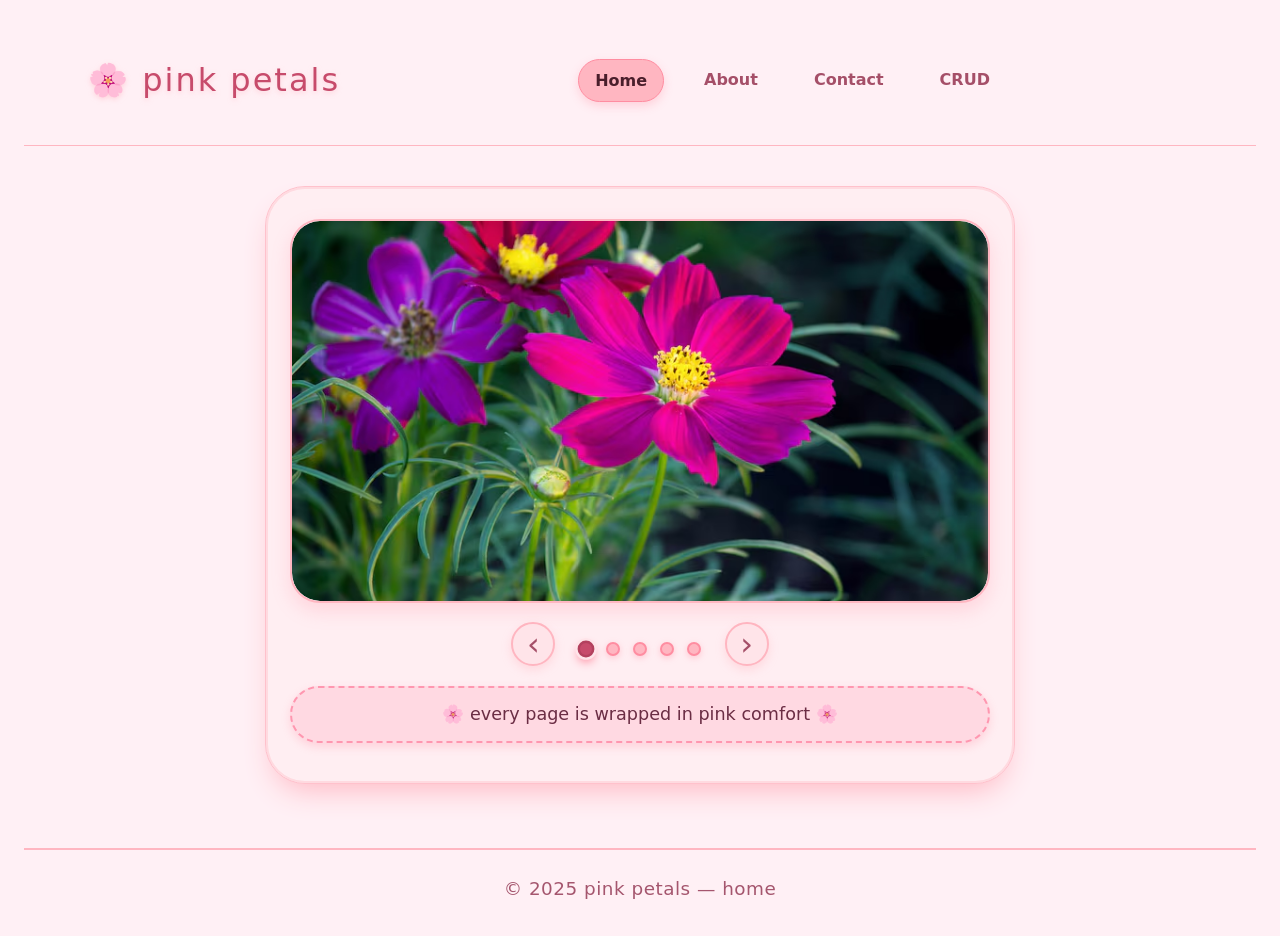
<file: home.html>
<!DOCTYPE html>
<html lang="en">
<head>
  <meta charset="UTF-8">
  <meta name="viewport" content="width=device-width, initial-scale=1.0">
  <title>Pink site · Home</title>
    <link href="https://cdn.jsdelivr.net/npm/bootstrap@5.3.3/dist/css/bootstrap.min.css" rel="stylesheet">

  <link rel="stylesheet" href="style.css">

</head>
<body>
  <header class="border-bottom mb-4" style="border-color:#ffb6c1 !important;">
    <nav class="navbar navbar-expand-md container py-3">
      <div class="container-fluid px-0">

        <!-- brand / title -->
        <a class="navbar-brand fs-2 fw-light mb-0 text-decoration-none"
           href="home.html"
           style="color:#c74b6b; letter-spacing:2px; text-shadow:0 2px 5px rgba(255,192,203,0.6);">
          🌸 pink petals
        </a>

        <!-- mobile toggle -->
        <button class="navbar-toggler border-0" type="button"
                data-bs-toggle="collapse" data-bs-target="#mainNav"
                aria-controls="mainNav" aria-expanded="false" aria-label="Toggle navigation"
                style="background:#ffe4e9; border:1px solid #ffb6c1 !important; border-radius:40px; padding:0.4rem 0.9rem;">
          <span class="navbar-toggler-icon"></span>
        </button>

        <!-- links -->
        <div class="collapse navbar-collapse justify-content-center" id="mainNav">
          <ul class="navbar-nav gap-2 gap-md-4 mt-3 mt-md-0">
            <li class="nav-item">
              <a class="nav-link rounded-pill px-3 py-2 fw-semibold active"
                 href="home.html"
                 style="background:#ffb6c1; color:#4a1e2b; border:1px solid #ff8da1; box-shadow:0 4px 10px rgba(255,140,160,0.3);"
                 aria-current="page">Home</a>
            </li>
            <li class="nav-item">
              <a class="nav-link rounded-pill px-3 py-2 fw-semibold"
                 href="about.html"
                 style="color:#a54f68;">About</a>
            </li>
            <li class="nav-item">
              <a class="nav-link rounded-pill px-3 py-2 fw-semibold"
                 href="contact.html"
                 style="color:#a54f68;">Contact</a>
            </li>
              <li class="nav-item">
    <a class="nav-link rounded-pill px-3 py-2 fw-semibold"
       href="crud.html"
       style="color:#a54f68;">CRUD</a>
  </li>
          </ul>
        </div>

      </div>
    </nav>
  </header>

  <main>
    <!-- carousel section – replaces the old hero section -->
    <section class="carousel-container">
      <div class="carousel">
        <div class="carousel-track" id="carouselTrack">
          <!-- Slides – images from /images folder -->
          <div class="carousel-slide">
            <img src="images/fl1.avif" alt="Soft pink petals" loading="lazy">
          </div>
          <div class="carousel-slide">
            <img src="images/fl2.jfif" alt="Rosy dream" loading="lazy">
          </div>
          <div class="carousel-slide">
            <img src="images/fl3.jfif" alt="Pink comfort" loading="lazy">
          </div>
          <div class="carousel-slide">
            <img src="images/fl4.jfif" alt="Blush clouds" loading="lazy">
          </div>
          <div class="carousel-slide">
            <img src="images/fl5.jfif" alt="Pink rose" loading="lazy">
          </div>
        </div>
      </div>

      <!-- dots + navigation row -->
      <div class="carousel-nav">
        <button class="carousel-btn" id="prevBtn" aria-label="Previous slide">‹</button>

        <div class="carousel-dots" id="carouselDots">
          <!-- dots will be injected by js (or hardcoded if you prefer) -->
        </div>

        <button class="carousel-btn" id="nextBtn" aria-label="Next slide">›</button>
      </div>

      <!-- cute label below (optional) -->
      <div class="pink-box" style="margin-top: 1.2rem; padding: 0.8rem 1.5rem; font-size: 1.1rem;">
        🌸 every page is wrapped in pink comfort 🌸
      </div>
    </section>
  </main>

  <footer>
    <p>© 2025 pink petals — home</p>
  </footer>

    <script src="carousel.js"></script>
    <script src="https://cdn.jsdelivr.net/npm/bootstrap@5.3.3/dist/js/bootstrap.bundle.min.js"></script>
</body>
</html>
</file>
<file: style.css>
/* style.css — all pink, soft and simple */

* {
  margin: 0;
  padding: 0;
  box-sizing: border-box;
}

body {
  font-family: 'Segoe UI', 'Helvetica Neue', system-ui, sans-serif;
  background: #fff0f5;        /* lavender blush */
  color: #5a3e4b;            /* soft muted plum */
  line-height: 1.6;
  display: flex;
  flex-direction: column;
  min-height: 100vh;
  padding: 0 1.5rem;
}

/* header + navigation */
header {
  text-align: center;
  padding: 2rem 0 1rem;
  border-bottom: 3px solid #ffb6c1;
  margin-bottom: 2rem;
}

h1 {
  font-size: 2.4rem;
  font-weight: 400;
  letter-spacing: 2px;
  color: #c74b6b;
  text-shadow: 0 2px 5px rgba(255, 192, 203, 0.6);
  margin-bottom: 0.75rem;
}

nav {
  display: flex;
  justify-content: center;
  gap: 2rem;
  flex-wrap: wrap;
}

nav a {
  text-decoration: none;
  font-weight: 600;
  font-size: 1.2rem;
  color: #a54f68;
  padding: 0.4rem 1rem;
  border-radius: 40px;
  transition: 0.25s ease;
  background: transparent;
  border: 2px solid transparent;
}

nav a:hover {
  background: #ffe4e9;
  border-color: #ffb6c1;
  color: #8a2e4a;
  transform: scale(1.02);
}

nav a.active {
  background: #ffb6c1;
  color: #4a1e2b;
  border-color: #ff8da1;
  box-shadow: 0 4px 10px rgba(255, 140, 160, 0.3);
}

/* main content */
main {
  flex: 1;
  display: flex;
  justify-content: center;
  align-items: center;
  padding: 1rem 0 2.5rem;
}

.hero,
.about-card,
.contact-card {
  background: #ffeef2;
  max-width: 750px;
  width: 100%;
  margin: 0 auto;
  padding: 2.5rem 2rem;
  border-radius: 40px 40px 40px 40px;
  box-shadow: 0 15px 30px -10px #ffb6c1, 0 0 0 2px #ffdae0 inset;
  border: 1px solid #ffc1cc;
  transition: 0.2s;
}

h2 {
  font-size: 2rem;
  font-weight: 400;
  color: #b3415e;
  border-left: 6px solid #ff8da1;
  padding-left: 1.25rem;
  margin-bottom: 1.25rem;
}

p {
  margin-bottom: 1rem;
  font-size: 1.15rem;
}

.pink-box {
  background: #ffd9e2;
  border-radius: 30px;
  padding: 1rem 1.8rem;
  margin-top: 1.8rem;
  font-weight: 500;
  color: #6b2d44;
  border: 2px dashed #ff97b0;
  text-align: center;
  font-size: 1.15rem;
  box-shadow: 0 4px 8px rgba(255, 150, 170, 0.3);
}

/* contact-specific */
.contact-details {
  background: #ffe2eb;
  border-radius: 30px;
  padding: 1.4rem 2rem;
  margin: 1.6rem 0 1rem;
  border-left: 8px solid #ff8da1;
}

.contact-details p {
  margin-bottom: 0.5rem;
  font-size: 1.2rem;
}

/* footer */
footer {
  text-align: center;
  padding: 1.5rem 0 1rem;
  margin-top: 1.5rem;
  border-top: 2px solid #ffb6c1;
  color: #a5566e;
  font-size: 1rem;
  letter-spacing: 0.5px;
}

/* small screens */
@media (max-width: 500px) {
  body { padding: 0 1rem; }
  h1 { font-size: 1.9rem; }
  nav { gap: 0.8rem; }
  nav a { font-size: 1rem; padding: 0.3rem 0.8rem; }
  .hero, .about-card, .contact-card { padding: 1.6rem; }
  h2 { font-size: 1.6rem; }
}

/* extra softness for links inside text */
a {
  color: #b3415e;
}

    /* ----- carousel wrapper – all pink, soft, matches style.css ----- */
    .carousel-container {
      background: #ffeef2;
      max-width: 750px;
      width: 100%;
      margin: 0 auto;
      padding: 2rem 1.5rem 2.5rem;
      border-radius: 40px;
      box-shadow: 0 15px 30px -10px #ffb6c1, 0 0 0 2px #ffdae0 inset;
      border: 1px solid #ffc1cc;
      transition: 0.2s;
      position: relative;
    }

    .carousel {
      display: flex;
      overflow: hidden;
      border-radius: 30px;
      box-shadow: 0 8px 18px rgba(255, 140, 160, 0.25);
      background: #ffe2eb;
      border: 2px solid #ffb6c1;
      margin-bottom: 1.2rem;
    }

    .carousel-track {
      display: flex;
      transition: transform 0.45s cubic-bezier(0.25, 0.46, 0.45, 0.94);
      width: 100%;
    }

    .carousel-slide {
      flex: 0 0 100%;
      display: flex;
      align-items: center;
      justify-content: center;
      background: #fff0f5;
    }

    .carousel-slide img {
      width: 100%;
      height: auto;
      max-height: 380px;
      object-fit: cover;
      display: block;
      border-radius: 28px;
      box-shadow: 0 2px 12px #ffb6c180;
    }

    /* navigation dots – soft pink */
    .carousel-dots {
      display: flex;
      justify-content: center;
      gap: 0.8rem;
      margin: 0.8rem 0 0.2rem;
    }

    .dot {
      width: 14px;
      height: 14px;
      border-radius: 50%;
      background: #ffb6c1;
      border: 2px solid #ff8da1;
      cursor: pointer;
      transition: 0.2s ease;
      padding: 0;
      box-shadow: 0 2px 6px rgba(255, 140, 160, 0.4);
    }

    .dot.active {
      background: #c74b6b;
      border-color: #b3415e;
      transform: scale(1.2);
      box-shadow: 0 0 0 2px #ffe4e9, 0 4px 8px #ff8da1;
    }

    .dot:hover {
      background: #ff8da1;
      transform: scale(1.15);
    }

    /* arrow buttons (optional, but adds cuteness) – can be removed if you prefer */
    .carousel-btn {
      background: #ffe4e9;
      border: 2px solid #ffb6c1;
      color: #a54f68;
      font-size: 2rem;
      font-weight: 300;
      width: 44px;
      height: 44px;
      border-radius: 50%;
      display: flex;
      align-items: center;
      justify-content: center;
      cursor: pointer;
      transition: 0.25s ease;
      box-shadow: 0 4px 10px rgba(255, 182, 193, 0.4);
      line-height: 1;
      user-select: none;
    }

    .carousel-btn:hover {
      background: #ffb6c1;
      color: #4a1e2b;
      border-color: #ff8da1;
      transform: scale(1.07);
    }

    .carousel-btn:active {
      transform: scale(0.98);
    }

    .carousel-nav {
      display: flex;
      justify-content: center;
      align-items: center;
      gap: 1.5rem;
      margin-top: 0.2rem;
    }

    .carousel-label {
      font-size: 1.2rem;
      font-weight: 500;
      color: #8a2e4a;
      background: #ffe4e9;
      padding: 0.2rem 1.6rem;
      border-radius: 40px;
      border: 2px dashed #ff97b0;
      box-shadow: 0 2px 6px #ffb6c180;
    }

    /* small screens – carousel tweaks */
    @media (max-width: 500px) {
      .carousel-container {
        padding: 1.2rem 0.8rem 1.8rem;
      }
      .carousel-slide img {
        max-height: 240px;
      }
      .carousel-btn {
        width: 36px;
        height: 36px;
        font-size: 1.6rem;
      }
      .carousel-label {
        font-size: 1rem;
        padding: 0.2rem 1rem;
      }
      .dot {
        width: 12px;
        height: 12px;
      }
    }
</file>
